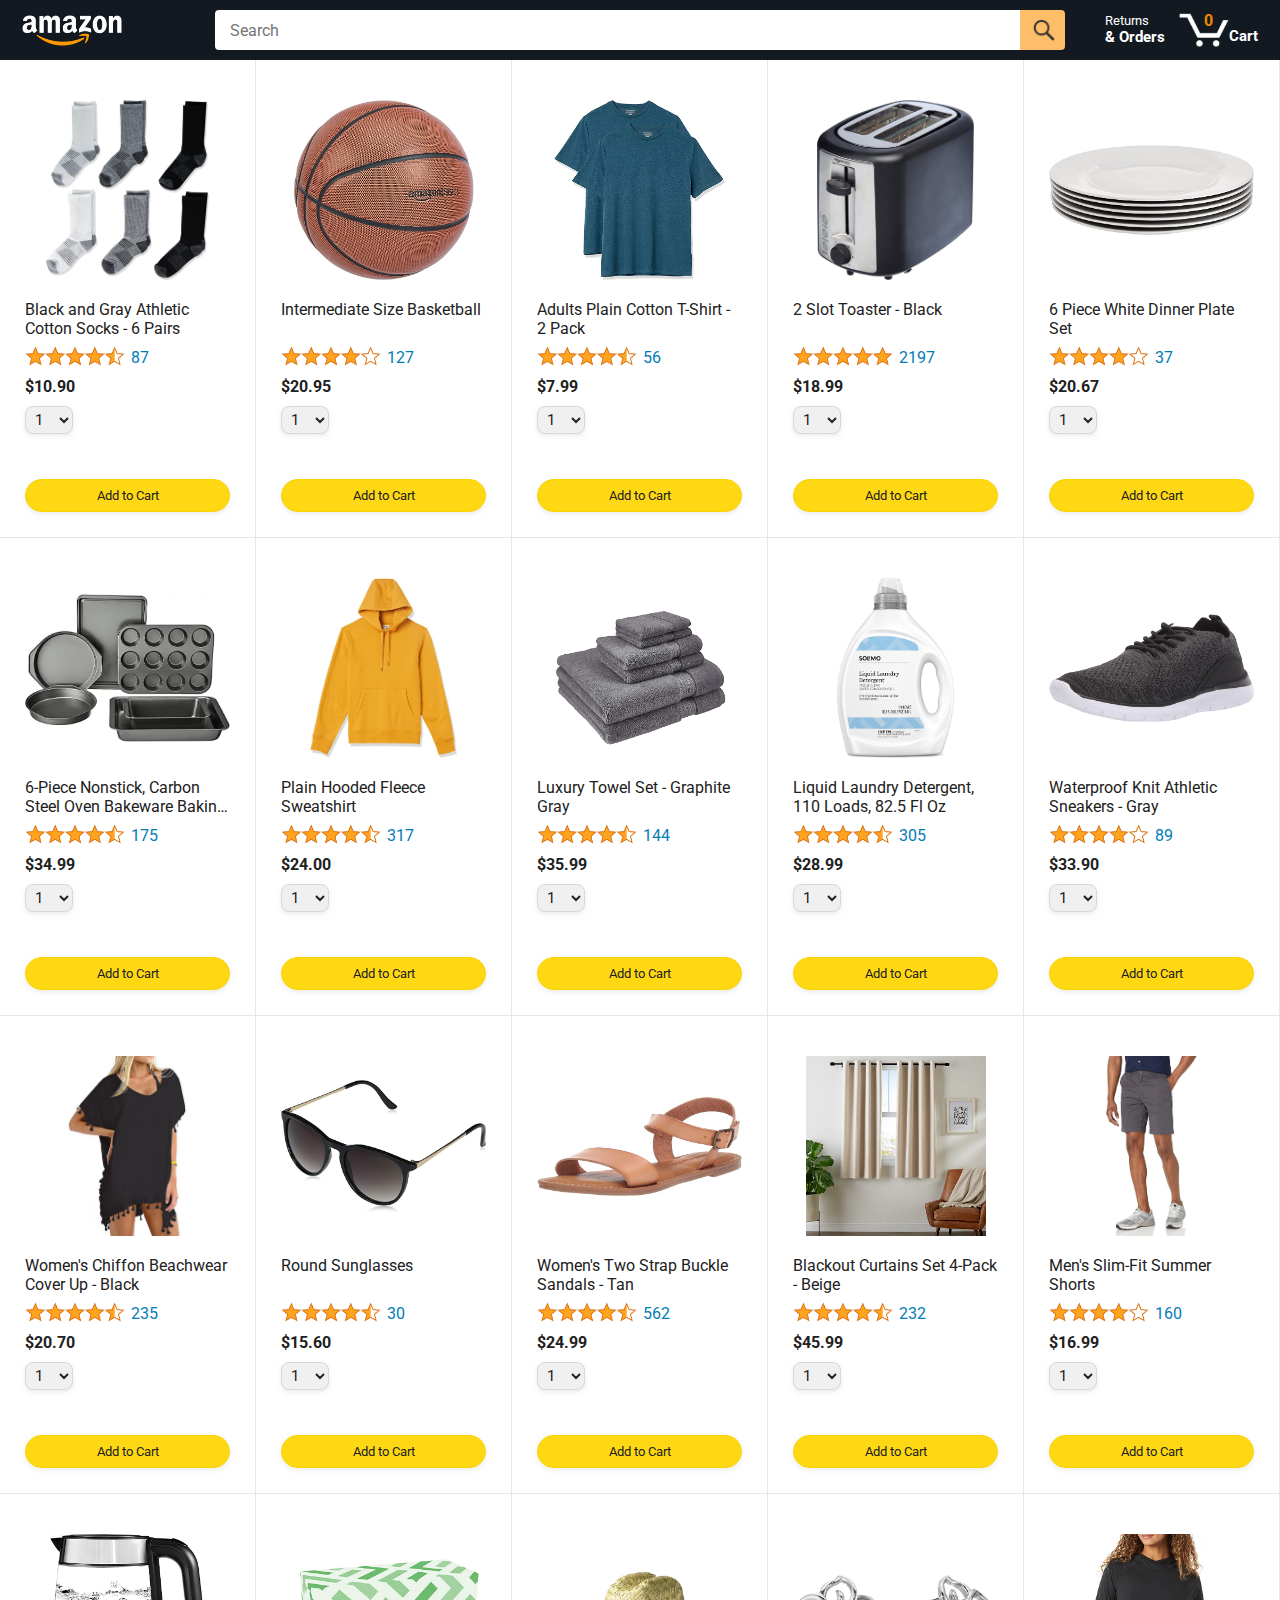
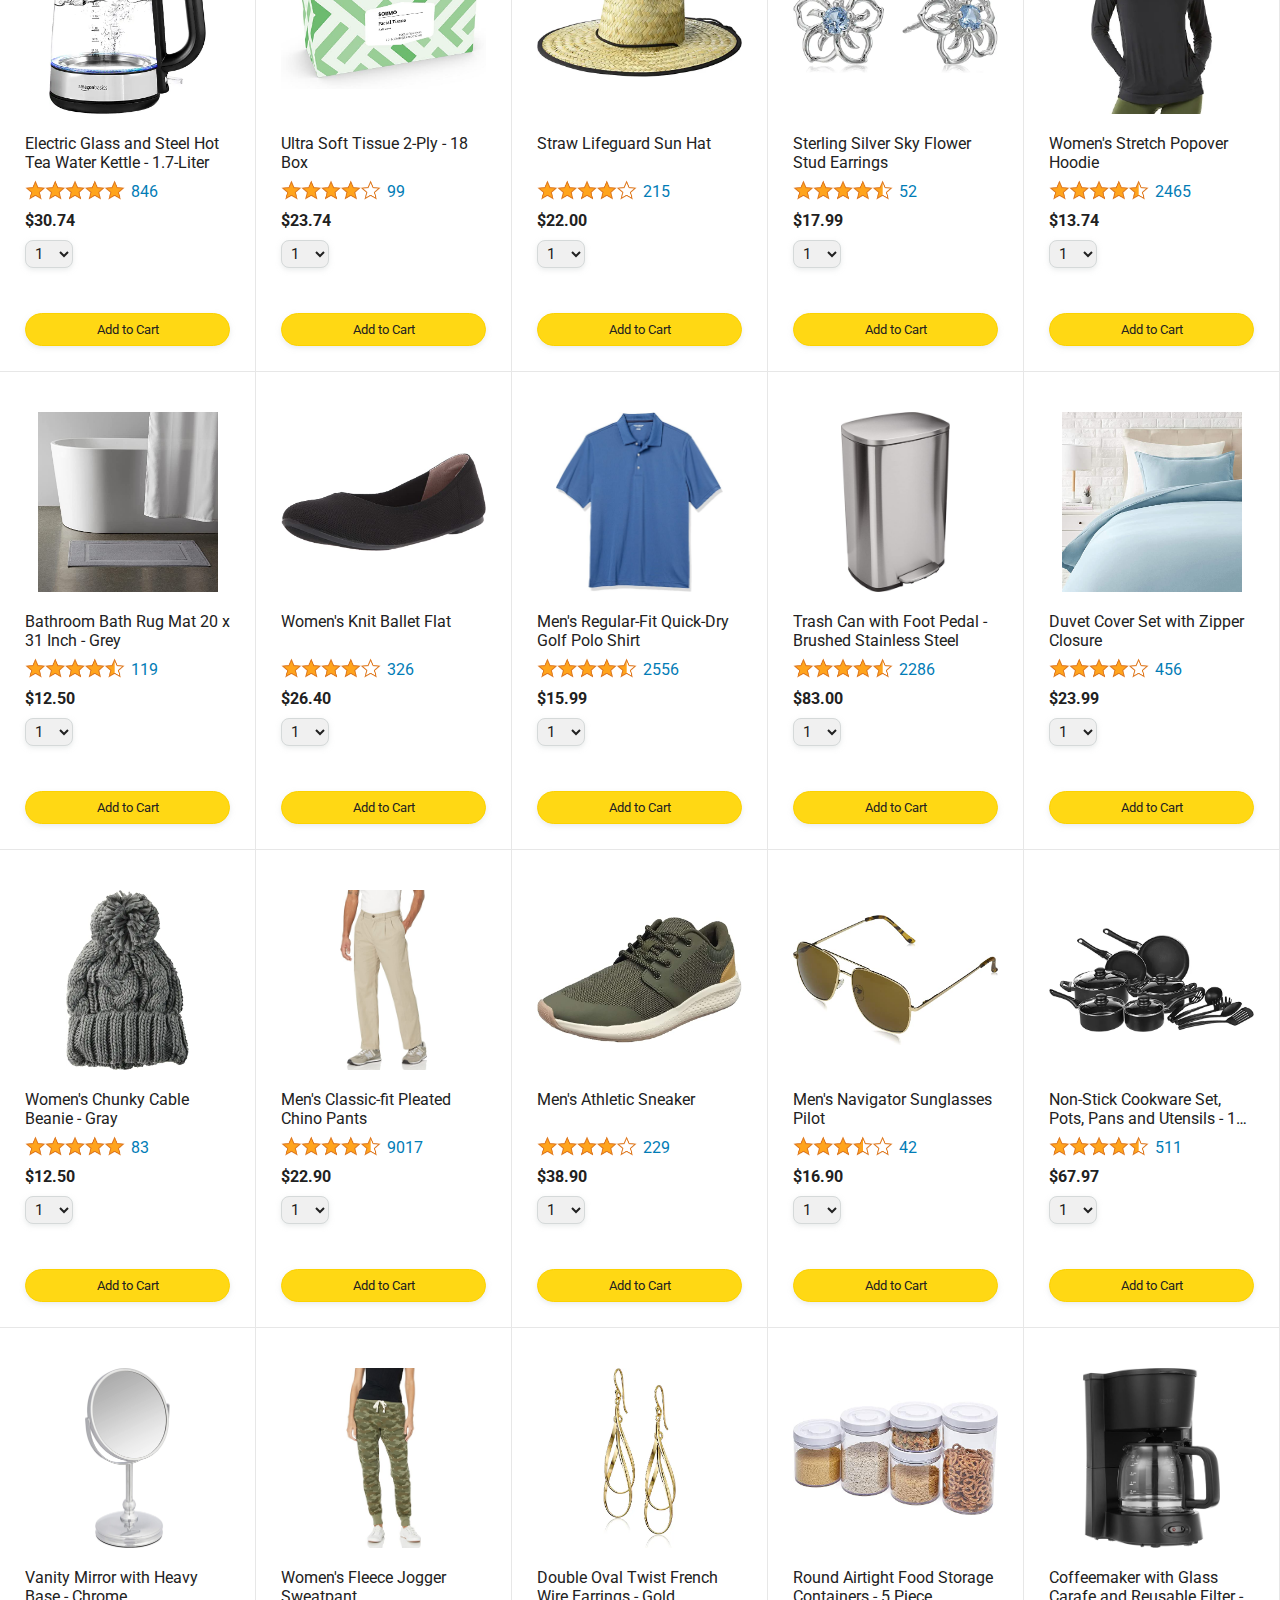
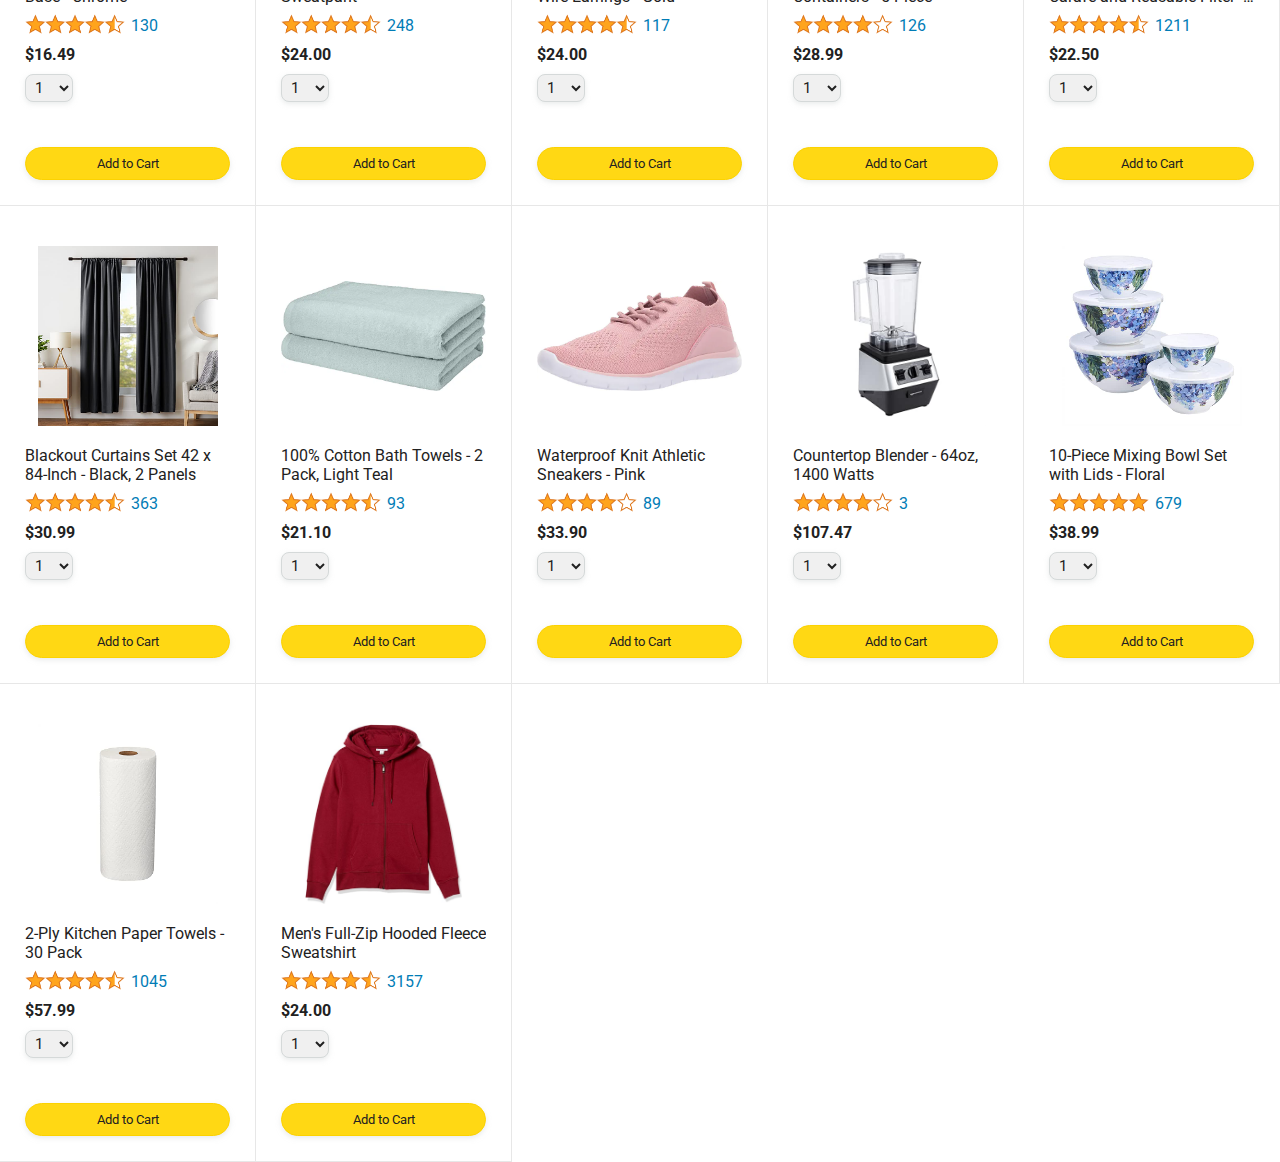
<file: index.html>
<!DOCTYPE html>
<html>
  <head>
    <title>Amazon Project</title>

    <!-- This code is needed for responsive design to work.
      (Responsive design = make the website look good on
      smaller screen sizes like a phone or a tablet). -->
    <meta name="viewport" content="width=device-width, initial-scale=1">

    <!-- Load a font called Roboto from Google Fonts. -->
    <link rel="preconnect" href="https://fonts.googleapis.com">
    <link rel="preconnect" href="https://fonts.gstatic.com" crossorigin>
    <link href="https://fonts.googleapis.com/css2?family=Roboto:wght@400;500;700&display=swap" rel="stylesheet">

    <!-- Here are the CSS files for this page. -->
    <link rel="stylesheet" href="styles/shared/general.css">
    <link rel="stylesheet" href="styles/shared/amazon-header.css">
    <link rel="stylesheet" href="styles/pages/amazon.css">
  </head>
  <body>
    <div class="amazon-header">
      <div class="amazon-header-left-section">
        <a href="amazon.html" class="header-link">
          <img class="amazon-logo"
            src="images/amazon-logo-white.png">
          <img class="amazon-mobile-logo"
            src="images/amazon-mobile-logo-white.png">
        </a>
      </div>

      <div class="amazon-header-middle-section">
        <input class="search-bar" type="text" placeholder="Search">

        <button class="search-button">
          <img class="search-icon" src="images/icons/search-icon.png">
        </button>
      </div>

      <div class="amazon-header-right-section">
        <a class="orders-link header-link" href="orders.html">
          <span class="returns-text">Returns</span>
          <span class="orders-text">& Orders</span>
        </a>

        <a class="cart-link header-link" href="checkout.html">
          <img class="cart-icon" src="images/icons/cart-icon.png">
          <div class="cart-quantity js-cart-quantity">0</div>
          <div class="cart-text">Cart</div>
        </a>
      </div>
    </div>

    <div class="main">
      <div class="products-grid js-products-grid">
      </div>
    </div>

    
    <script nonce="{{nonce}}">
      // Your inline script here
  </script>

    <script type="module" src="scripts/amazon.js"></script>
  </body>
</html>
</file>
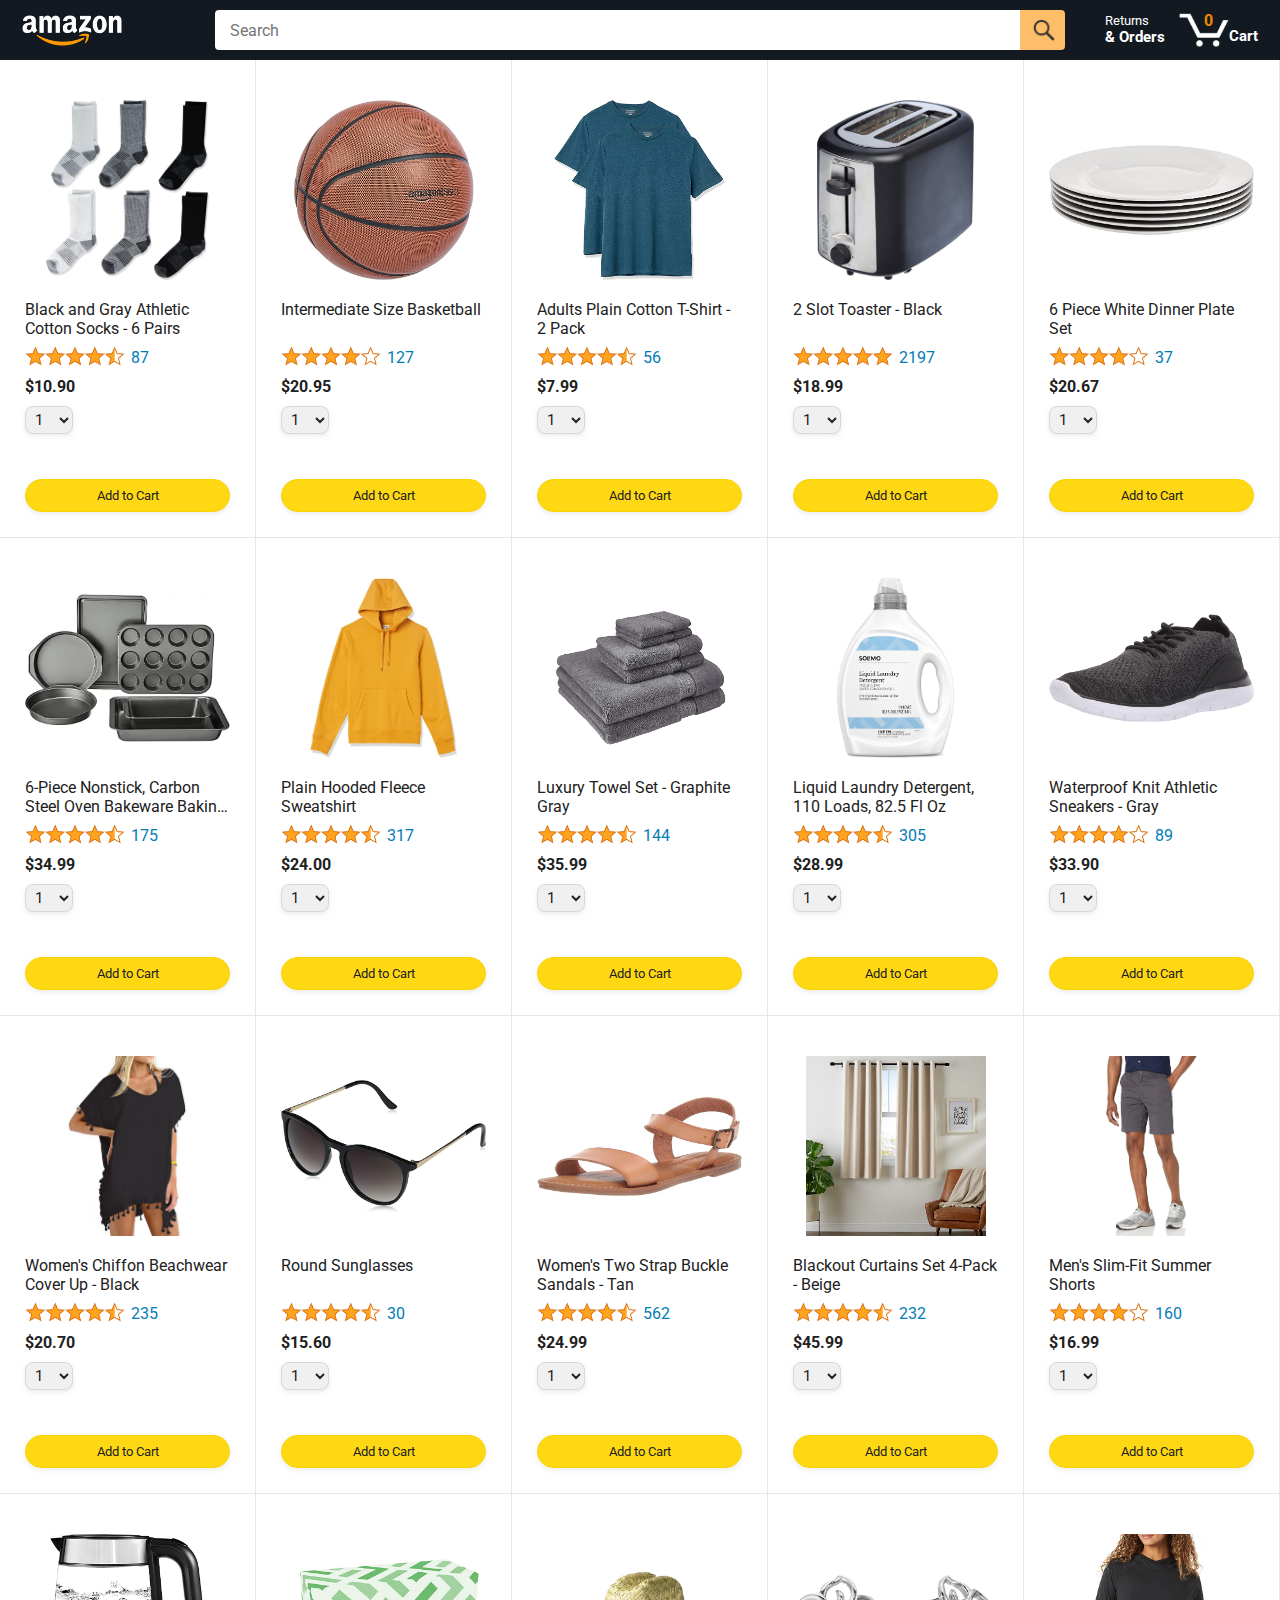
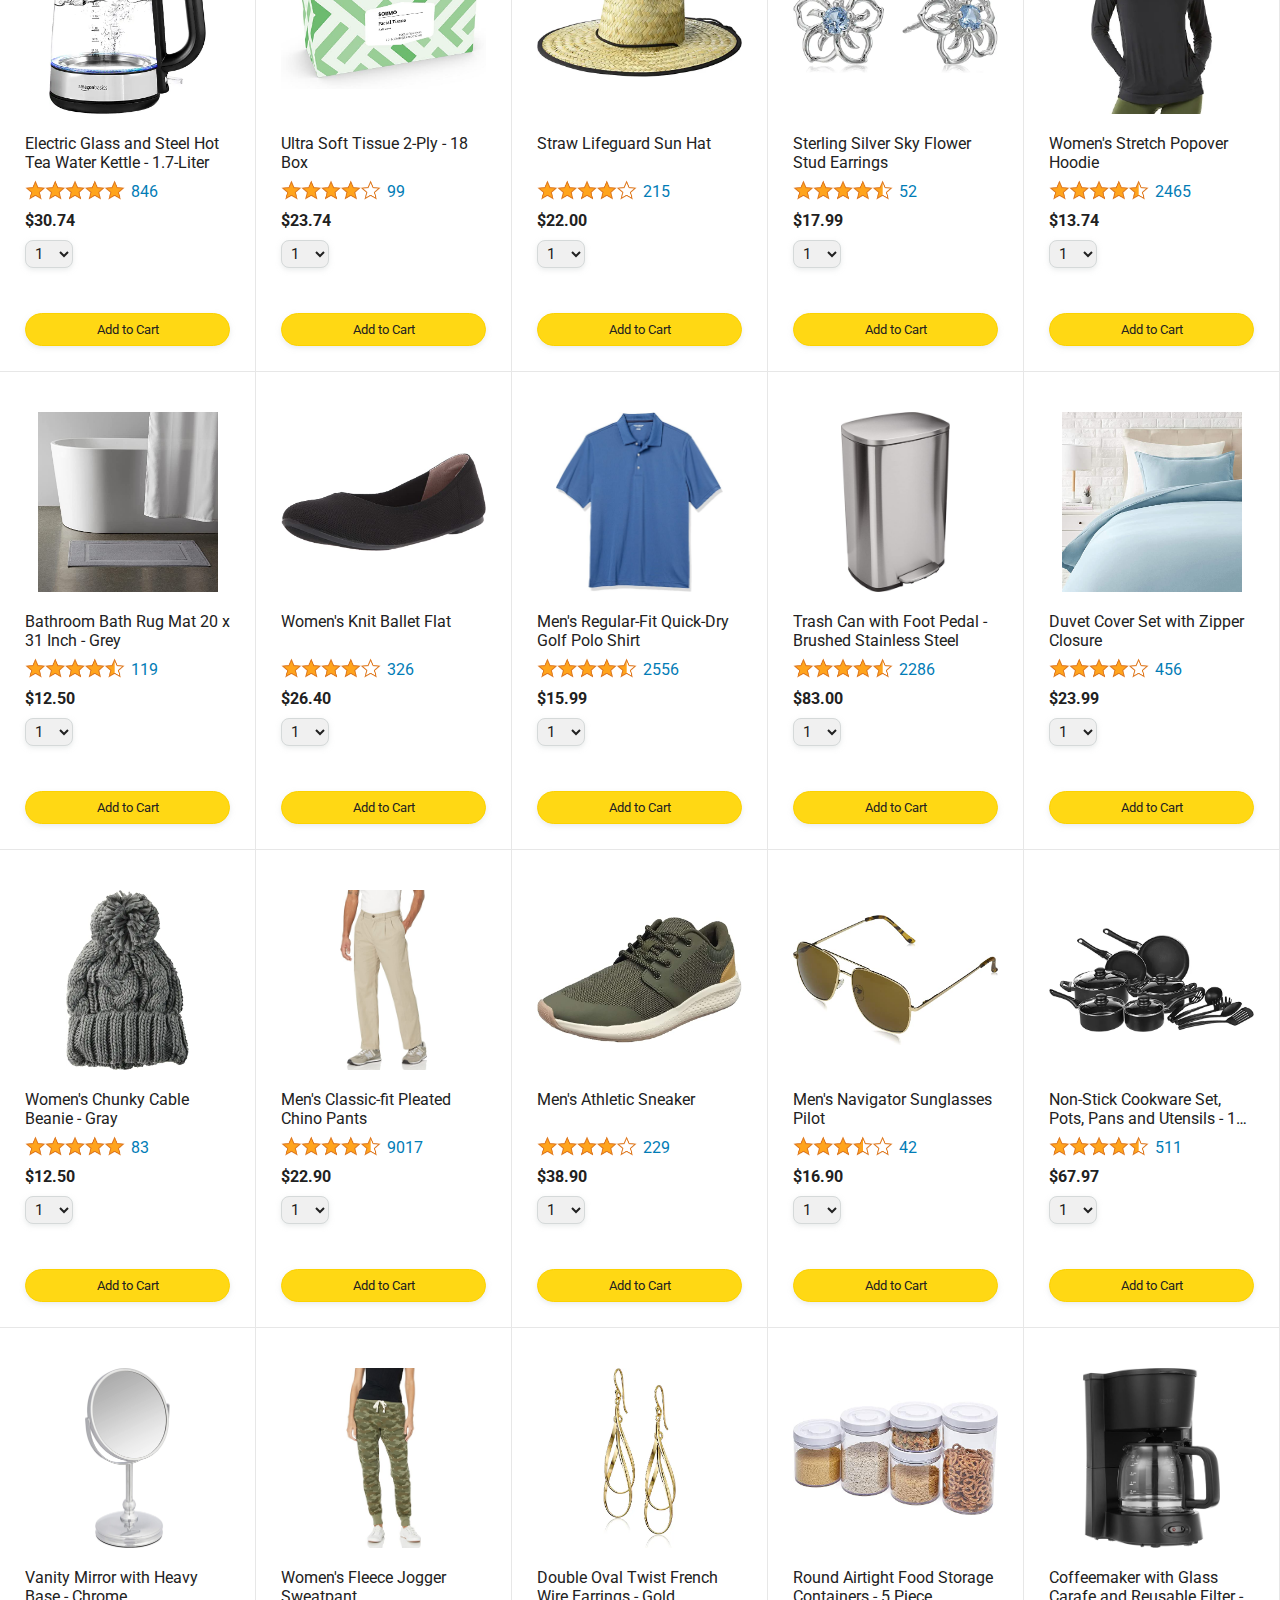
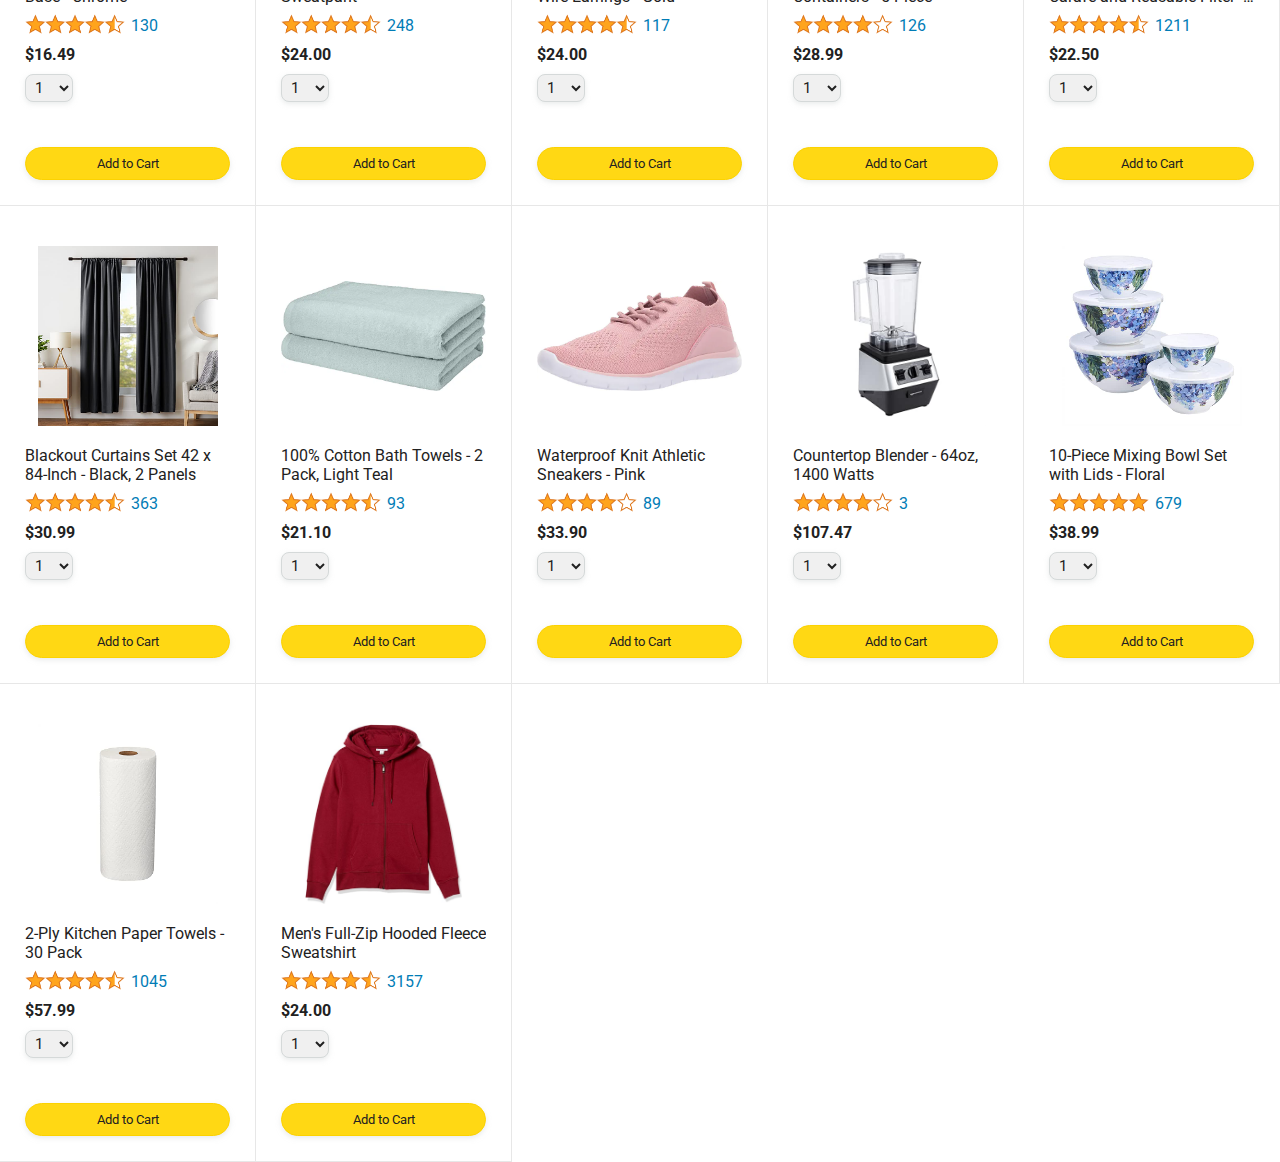
<file: amazon.html>
<!DOCTYPE html>
<html>
  <head>
    <title>Amazon Project</title>

    <!-- This code is needed for responsive design to work.
      (Responsive design = make the website look good on
      smaller screen sizes like a phone or a tablet). -->
    <meta name="viewport" content="width=device-width, initial-scale=1">

    <!-- Load a font called Roboto from Google Fonts. -->
    <link rel="preconnect" href="https://fonts.googleapis.com">
    <link rel="preconnect" href="https://fonts.gstatic.com" crossorigin>
    <link href="https://fonts.googleapis.com/css2?family=Roboto:wght@400;500;700&display=swap" rel="stylesheet">

    <!-- Here are the CSS files for this page. -->
    <link rel="stylesheet" href="styles/shared/general.css">
    <link rel="stylesheet" href="styles/shared/amazon-header.css">
    <link rel="stylesheet" href="styles/pages/amazon.css">
  </head>
  <body>
    <div class="amazon-header">
      <div class="amazon-header-left-section">
        <a href="amazon.html" class="header-link">
          <img class="amazon-logo"
            src="images/amazon-logo-white.png">
          <img class="amazon-mobile-logo"
            src="images/amazon-mobile-logo-white.png">
        </a>
      </div>

      <div class="amazon-header-middle-section">
        <input class="search-bar" type="text" placeholder="Search">

        <button class="search-button">
          <img class="search-icon" src="images/icons/search-icon.png">
        </button>
      </div>

      <div class="amazon-header-right-section">
        <a class="orders-link header-link" href="orders.html">
          <span class="returns-text">Returns</span>
          <span class="orders-text">& Orders</span>
        </a>

        <a class="cart-link header-link" href="checkout.html">
          <img class="cart-icon" src="images/icons/cart-icon.png">
          <div class="cart-quantity js-cart-quantity">0</div>
          <div class="cart-text">Cart</div>
        </a>
      </div>
    </div>

    <div class="main">
      <div class="products-grid js-products-grid">
      </div>
    </div>


    <script type="module" src="scripts/amazon.js"></script>
  </body>
</html>
</file>
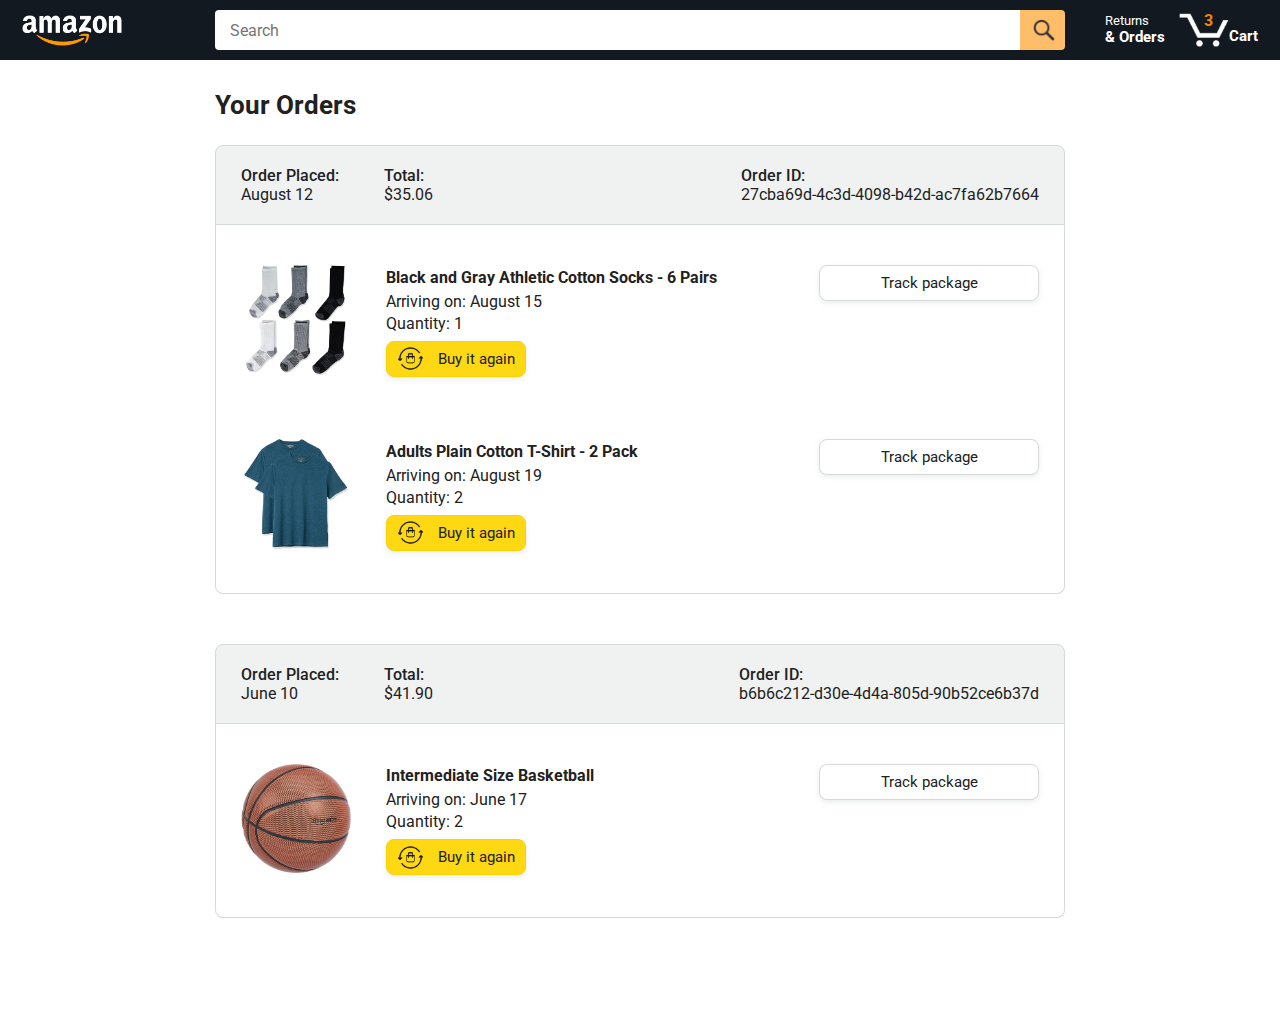
<file: orders.html>
<!DOCTYPE html>
<html>
  <head>
    <title>Orders</title>

    <!-- This code is needed for responsive design to work.
      (Responsive design = make the website look good on
      smaller screen sizes like a phone or a tablet). -->
    <meta name="viewport" content="width=device-width, initial-scale=1">

    <!-- Load a font called Roboto from Google Fonts. -->
    <link rel="preconnect" href="https://fonts.googleapis.com">
    <link rel="preconnect" href="https://fonts.gstatic.com" crossorigin>
    <link href="https://fonts.googleapis.com/css2?family=Roboto:wght@400;500;700&display=swap" rel="stylesheet">

    <!-- Here are the CSS files for this page. -->
    <link rel="stylesheet" href="styles/shared/general.css">
    <link rel="stylesheet" href="styles/shared/amazon-header.css">
    <link rel="stylesheet" href="styles/pages/orders.css">
  </head>
  <body>
    <div class="amazon-header">
      <div class="amazon-header-left-section">
        <a href="amazon.html" class="header-link">
          <img class="amazon-logo"
            src="images/amazon-logo-white.png">
          <img class="amazon-mobile-logo"
            src="images/amazon-mobile-logo-white.png">
        </a>
      </div>

      <div class="amazon-header-middle-section">
        <input class="search-bar" type="text" placeholder="Search">

        <button class="search-button">
          <img class="search-icon" src="images/icons/search-icon.png">
        </button>
      </div>

      <div class="amazon-header-right-section">
        <a class="orders-link header-link" href="orders.html">
          <span class="returns-text">Returns</span>
          <span class="orders-text">& Orders</span>
        </a>

        <a class="cart-link header-link" href="checkout.html">
          <img class="cart-icon" src="images/icons/cart-icon.png">
          <div class="cart-quantity">3</div>
          <div class="cart-text">Cart</div>
        </a>
      </div>
    </div>

    <div class="main">
      <div class="page-title">Your Orders</div>

      <div class="orders-grid">
        <div class="order-container">
          
          <div class="order-header">
            <div class="order-header-left-section">
              <div class="order-date">
                <div class="order-header-label">Order Placed:</div>
                <div>August 12</div>
              </div>
              <div class="order-total">
                <div class="order-header-label">Total:</div>
                <div>$35.06</div>
              </div>
            </div>

            <div class="order-header-right-section">
              <div class="order-header-label">Order ID:</div>
              <div>27cba69d-4c3d-4098-b42d-ac7fa62b7664</div>
            </div>
          </div>

          <div class="order-details-grid">
            <div class="product-image-container">
              <img src="images/products/athletic-cotton-socks-6-pairs.jpg">
            </div>

            <div class="product-details">
              <div class="product-name">
                Black and Gray Athletic Cotton Socks - 6 Pairs
              </div>
              <div class="product-delivery-date">
                Arriving on: August 15
              </div>
              <div class="product-quantity">
                Quantity: 1
              </div>
              <button class="buy-again-button button-primary">
                <img class="buy-again-icon" src="images/icons/buy-again.png">
                <span class="buy-again-message">Buy it again</span>
              </button>
            </div>

            <div class="product-actions">
              <a href="tracking.html">
                <button class="track-package-button button-secondary">
                  Track package
                </button>
              </a>
            </div>

            <div class="product-image-container">
              <img src="images/products/adults-plain-cotton-tshirt-2-pack-teal.jpg">
            </div>

            <div class="product-details">
              <div class="product-name">
                Adults Plain Cotton T-Shirt - 2 Pack
              </div>
              <div class="product-delivery-date">
                Arriving on: August 19
              </div>
              <div class="product-quantity">
                Quantity: 2
              </div>
              <button class="buy-again-button button-primary">
                <img class="buy-again-icon" src="images/icons/buy-again.png">
                <span class="buy-again-message">Buy it again</span>
              </button>
            </div>

            <div class="product-actions">
              <a href="tracking.html">
                <button class="track-package-button button-secondary">
                  Track package
                </button>
              </a>
            </div>
          </div>
        </div>

        <div class="order-container">

          <div class="order-header">
            <div class="order-header-left-section">
              <div class="order-date">
                <div class="order-header-label">Order Placed:</div>
                <div>June 10</div>
              </div>
              <div class="order-total">
                <div class="order-header-label">Total:</div>
                <div>$41.90</div>
              </div>
            </div>

            <div class="order-header-right-section">
              <div class="order-header-label">Order ID:</div>
              <div>b6b6c212-d30e-4d4a-805d-90b52ce6b37d</div>
            </div>
          </div>

          <div class="order-details-grid">
            <div class="product-image-container">
              <img src="images/products/intermediate-composite-basketball.jpg">
            </div>

            <div class="product-details">
              <div class="product-name">
                Intermediate Size Basketball
              </div>
              <div class="product-delivery-date">
                Arriving on: June 17
              </div>
              <div class="product-quantity">
                Quantity: 2
              </div>
              <button class="buy-again-button button-primary">
                <img class="buy-again-icon" src="images/icons/buy-again.png">
                <span class="buy-again-message">Buy it again</span>
              </button>
            </div>

            <div class="product-actions">
              <a href="tracking.html">
                <button class="track-package-button button-secondary">
                  Track package
                </button>
              </a>
            </div>
          </div>
        </div>
      </div>
    </div>
  </body>
</html>
</file>
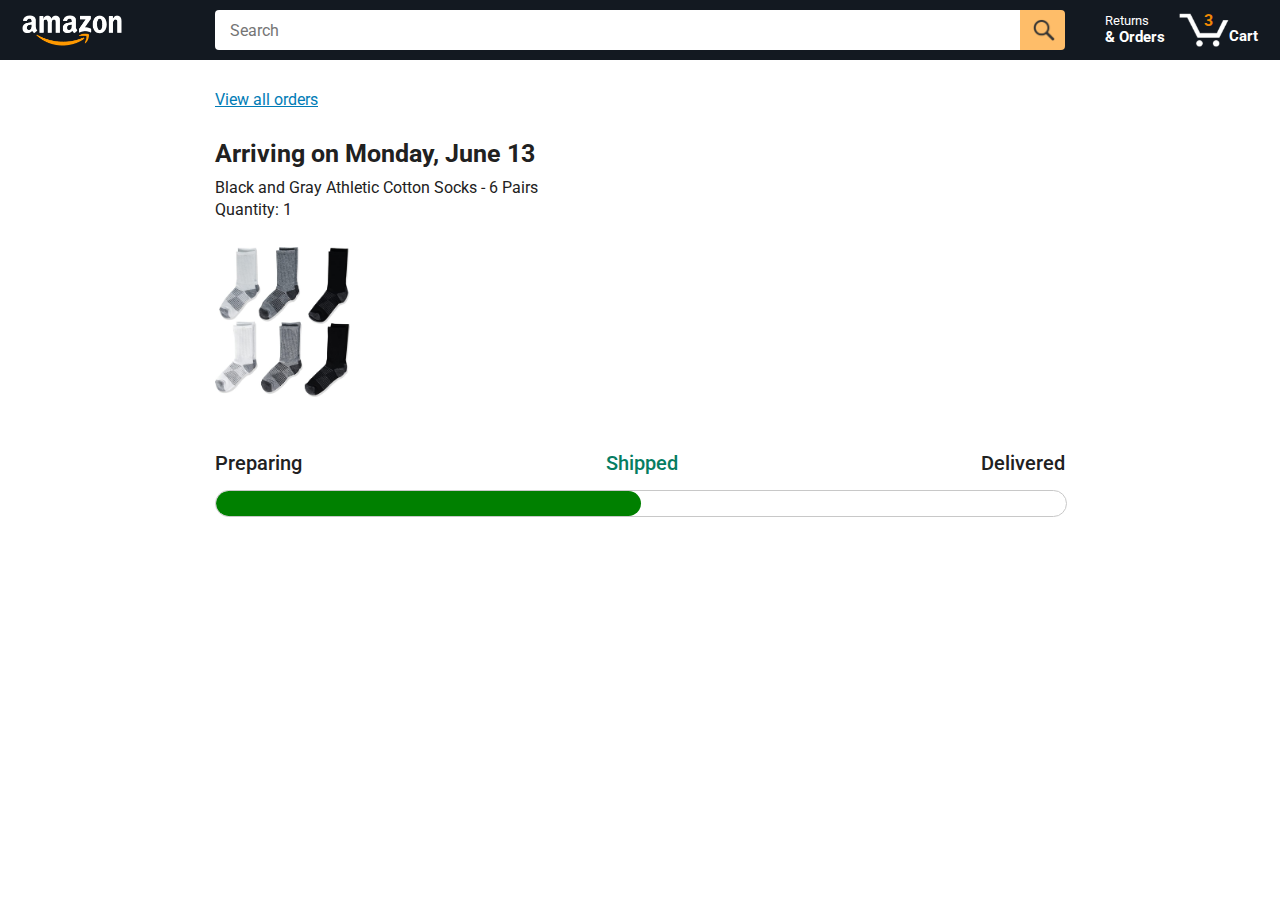
<file: tracking.html>
<!DOCTYPE html>
<html>
  <head>
    <title>Tracking</title>

    <!-- This code is needed for responsive design to work.
      (Responsive design = make the website look good on
      smaller screen sizes like a phone or a tablet). -->
    <meta name="viewport" content="width=device-width, initial-scale=1">

    <!-- Load a font called Roboto from Google Fonts. -->
    <link rel="preconnect" href="https://fonts.googleapis.com">
    <link rel="preconnect" href="https://fonts.gstatic.com" crossorigin>
    <link href="https://fonts.googleapis.com/css2?family=Roboto:wght@400;500;700&display=swap" rel="stylesheet">

    <!-- Here are the CSS files for this page. -->
    <link rel="stylesheet" href="styles/shared/general.css">
    <link rel="stylesheet" href="styles/shared/amazon-header.css">
    <link rel="stylesheet" href="styles/pages/tracking.css">
  </head>
  <body>
    <div class="amazon-header">
      <div class="amazon-header-left-section">
        <a href="amazon.html" class="header-link">
          <img class="amazon-logo"
            src="images/amazon-logo-white.png">
          <img class="amazon-mobile-logo"
            src="images/amazon-mobile-logo-white.png">
        </a>
      </div>

      <div class="amazon-header-middle-section">
        <input class="search-bar" type="text" placeholder="Search">

        <button class="search-button">
          <img class="search-icon" src="images/icons/search-icon.png">
        </button>
      </div>

      <div class="amazon-header-right-section">
        <a class="orders-link header-link" href="orders.html">
          <span class="returns-text">Returns</span>
          <span class="orders-text">& Orders</span>
        </a>

        <a class="cart-link header-link" href="checkout.html">
          <img class="cart-icon" src="images/icons/cart-icon.png">
          <div class="cart-quantity">3</div>
          <div class="cart-text">Cart</div>
        </a>
      </div>
    </div>

    <div class="main">
      <div class="order-tracking">
        <a class="back-to-orders-link link-primary" href="orders.html">
          View all orders
        </a>

        <div class="delivery-date">
          Arriving on Monday, June 13
        </div>

        <div class="product-info">
          Black and Gray Athletic Cotton Socks - 6 Pairs
        </div>

        <div class="product-info">
          Quantity: 1
        </div>

        <img class="product-image" src="images/products/athletic-cotton-socks-6-pairs.jpg">

        <div class="progress-labels-container">
          <div class="progress-label">
            Preparing
          </div>
          <div class="progress-label current-status">
            Shipped
          </div>
          <div class="progress-label">
            Delivered
          </div>
        </div>

        <div class="progress-bar-container">
          <div class="progress-bar"></div>
        </div>
      </div>
    </div>
  </body>
</html>
</file>
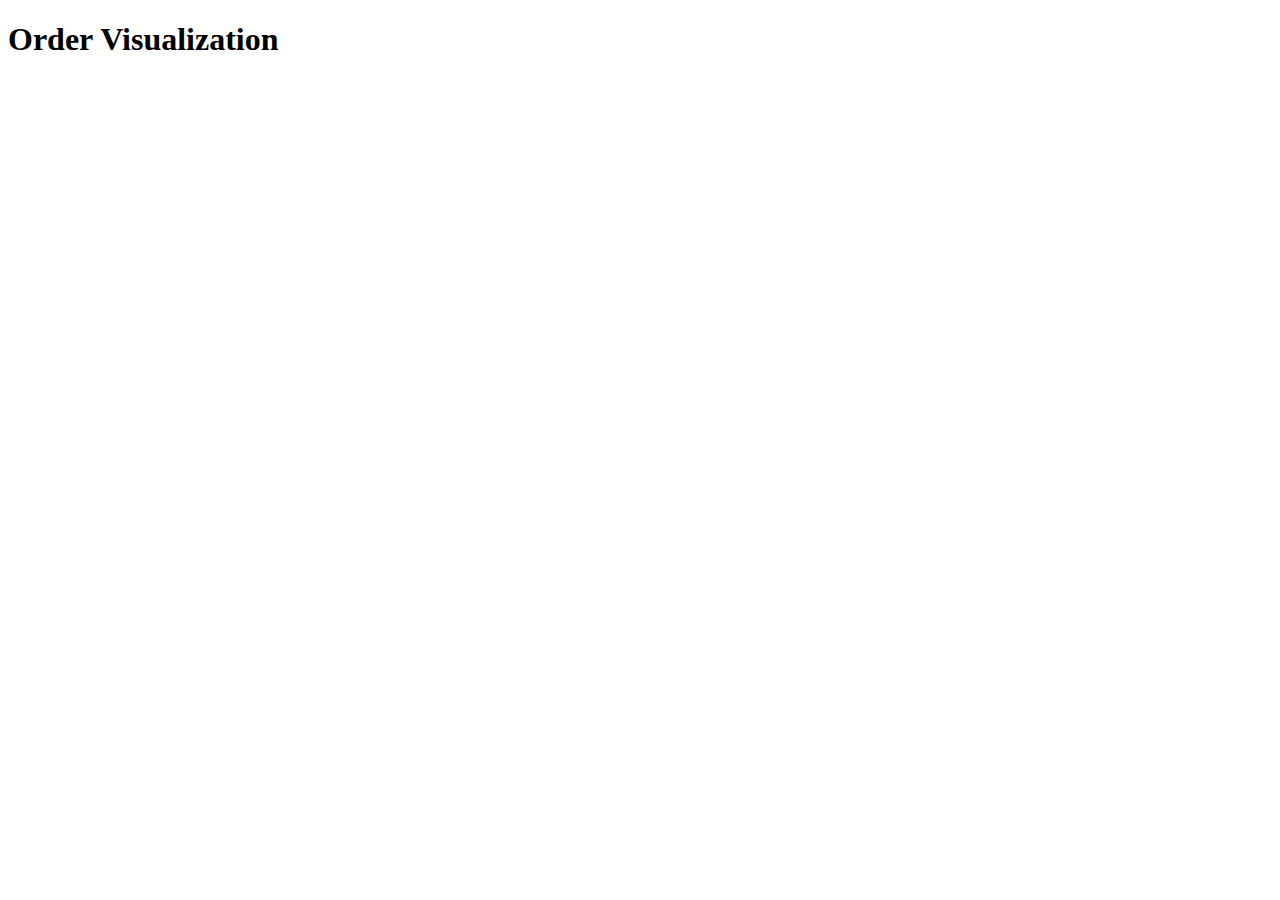
<file: my-backend/visualization.html>
<!-- visualization.html -->
<!DOCTYPE html>
<html lang="en">
<head>
    <meta charset="UTF-8">
    <meta name="viewport" content="width=device-width, initial-scale=1.0">
    <title>Order Visualization</title>
</head>
<body>
    <h1>Order Visualization</h1>
    <div id="orders-container"></div>

    <script>
        async function fetchOrders() {
            try {
                const response = await fetch('http://localhost:3000/api/orders');
                if (!response.ok) {
                    throw new Error('Network response was not ok');
                }
                const orders = await response.json();
                const container = document.getElementById('orders-container');

                // Clear existing content
                container.innerHTML = '';

                // Populate the orders container
                orders.forEach(order => {
                    const orderDiv = document.createElement('div');
                    orderDiv.innerHTML = `
                        <p>Order ID: ${order.id}</p>
                        <p>Items: ${JSON.stringify(order.items)}</p>
                        <p>Total Price: $${(order.totalPriceCents / 100).toFixed(2)}</p>
                        <hr>
                    `;
                    container.appendChild(orderDiv);
                });
            } catch (error) {
                console.error('Error fetching orders:', error);
            }
        }

    </script>
</body>
</html>
</file>
<file: styles/shared/general.css>
body {
  font-family: Roboto, Arial;
  color: rgb(33, 33, 33);
  /* The <body> element has a default margin of 8px
     on all sides. This removes the default margins. */
  margin: 0;
}

/* <p> elements have a default margin on the top
   and bottom. This removes the default margins. */
p {
  margin: 0;
}

button {
  cursor: pointer;
}

select {
  cursor: pointer;
}

input, select, button {
  font-family: Roboto, Arial;
}

.button-primary {
  color: rgb(33, 33, 33);
  background-color: rgb(255, 216, 20);
  border: 1px solid rgb(252, 210, 0);
  border-radius: 8px;
  cursor: pointer;
  box-shadow: 0 2px 5px rgba(213, 217, 217, 0.5);
}

.button-primary:hover {
  background-color: rgb(247, 202, 0);
  border: 1px solid rgb(242, 194, 0);
}

.button-primary:active {
  background: rgb(255, 216, 20);
  border-color: rgb(252, 210, 0);
  box-shadow: none;
}

.button-secondary {
  color: rgb(33, 33, 33);
  background: white;
  border: 1px solid rgb(213, 217, 217);
  border-radius: 8px;
  cursor: pointer;
  box-shadow: 0 2px 5px rgba(213, 217, 217, 0.5);
}

.button-secondary:hover {
  background-color: rgb(247, 250, 250);
}

.button-secondary:active {
  background-color: rgb(237, 253, 255);
  box-shadow: none;
}

/* These styles will limit text to 2 lines. Anything
   beyond 2 lines will be replaced with "..."
   You can find this code by using an A.I. tool or by
   searching in Google.
   https://css-tricks.com/almanac/properties/l/line-clamp/ */
.limit-text-to-2-lines {
  display: -webkit-box;
  -webkit-line-clamp: 2;
  -webkit-box-orient: vertical;
  overflow: hidden;
}

.link-primary {
  color: rgb(1, 124, 182);
  cursor: pointer;
}

.link-primary:hover {
  color: rgb(196, 80, 0);
}

/* Styles for dropdown selectors. */
select {
  color: rgb(33, 33, 33);
  background-color: rgb(240, 240, 240);
  border: 1px solid rgb(213, 217, 217);
  border-radius: 8px;
  padding: 3px 5px;
  font-size: 15px;
  cursor: pointer;
  box-shadow: 0 2px 5px rgba(213, 217, 217, 0.5);
}

select:focus,
input:focus {
  outline: 2px solid rgb(255, 153, 0);
}
</file>
<file: styles/shared/amazon-header.css>
.amazon-header {
  background-color: rgb(19, 25, 33);
  color: white;
  padding-left: 15px;
  padding-right: 15px;

  display: flex;
  align-items: center;
  justify-content: space-between;

  position: fixed;
  top: 0;
  left: 0;
  right: 0;
  height: 60px;
}

.amazon-header-left-section {
  width: 180px;
}

@media (max-width: 800px) {
  .amazon-header-left-section {
    width: unset;
  }
}

.header-link {
  display: inline-block;
  padding: 6px;
  border-radius: 2px;
  cursor: pointer;
  text-decoration: none;
  border: 1px solid rgba(0, 0, 0, 0);
}

.header-link:hover {
  border: 1px solid white;
}

.amazon-logo {
  width: 100px;
  margin-top: 5px;
}

.amazon-mobile-logo {
  display: none;
}

@media (max-width: 575px) {
  .amazon-logo {
    display: none;
  }

  .amazon-mobile-logo {
    display: block;
    height: 35px;
    margin-top: 5px;
  }
}

.amazon-header-middle-section {
  flex: 1;
  max-width: 850px;
  margin-left: 10px;
  margin-right: 10px;
  display: flex;
}

.search-bar {
  flex: 1;
  width: 0;
  font-size: 16px;
  height: 38px;
  padding-left: 15px;
  border: none;
  border-top-left-radius: 4px;
  border-bottom-left-radius: 4px;
  border-top-right-radius: 0;
  border-bottom-right-radius: 0;
}

.search-button {
  background-color: rgb(254, 189, 105);
  border: none;
  width: 45px;
  height: 40px;
  border-top-right-radius: 4px;
  border-bottom-right-radius: 4px;
  flex-shrink: 0;
}

.search-icon {
  height: 22px;
  margin-left: 2px;
  margin-top: 3px;
}

.amazon-header-right-section {
  width: 180px;
  flex-shrink: 0;
  display: flex;
  justify-content: end;
}

.orders-link {
  color: white;
}

.returns-text {
  display: block;
  font-size: 13px;
}

.orders-text {
  display: block;
  font-size: 15px;
  font-weight: 700;
}

.cart-link {
  color: white;
  display: flex;
  align-items: center;
  position: relative;
}

.cart-icon {
  width: 50px;
}

.cart-text {
  margin-top: 12px;
  font-size: 15px;
  font-weight: 700;
}

.cart-quantity {
  color: rgb(240, 136, 4);
  font-size: 16px;
  font-weight: 700;

  position: absolute;
  top: 4px;
  left: 22px;
  
  width: 26px;
  text-align: center;
}
</file>
<file: styles/pages/amazon.css>
.main {
  margin-top: 60px;
}

.products-grid {
  display: grid;

  /* - In CSS Grid, 1fr means a column will take up the
       remaining space in the grid.
     - If we write 1fr 1fr ... 1fr; 8 times, this will
       divide the grid into 8 columns, each taking up an
       equal amount of the space.
     - repeat(8, 1fr); is a shortcut for repeating "1fr"
       8 times (instead of typing out "1fr" 8 times).
       repeat(...) is a special property that works with
       display: grid; */
  grid-template-columns: repeat(8, 1fr);
}

/* @media is used to create responsive design (making the
   website look good on any screen size). This @media
   means when the screen width is 2000px or less, we
   will divide the grid into 7 columns instead of 8. */
@media (max-width: 2000px) {
  .products-grid {
    grid-template-columns: repeat(7, 1fr);
  }
}

/* This @media means when the screen width is 1600px or
   less, we will divide the grid into 6 columns. */
@media (max-width: 1600px) {
  .products-grid {
    grid-template-columns: repeat(6, 1fr);
  }
}

@media (max-width: 1300px) {
  .products-grid {
    grid-template-columns: repeat(5, 1fr);
  }
}

@media (max-width: 1000px) {
  .products-grid {
    grid-template-columns: repeat(4, 1fr);
  }
}

@media (max-width: 800px) {
  .products-grid {
    grid-template-columns: repeat(3, 1fr);
  }
}

@media (max-width: 575px) {
  .products-grid {
    grid-template-columns: repeat(2, 1fr);
  }
}

@media (max-width: 450px) {
  .products-grid {
    grid-template-columns: 1fr;
  }
}

.product-container {
  padding-top: 40px;
  padding-bottom: 25px;
  padding-left: 25px;
  padding-right: 25px;

  border-right: 1px solid rgb(231, 231, 231);
  border-bottom: 1px solid rgb(231, 231, 231);

  display: flex;
  flex-direction: column;
}

.product-image-container {
  display: flex;
  justify-content: center;
  align-items: center;

  height: 180px;
  margin-bottom: 20px;
}

.product-image {
  /* Images will overflow their container by default. To
    prevent this, we set max-width and max-height to 100%
    so they stay inside their container. */
  max-width: 100%;
  max-height: 100%;
}

.product-name {
  height: 40px;
  margin-bottom: 5px;
}

.product-rating-container {
  display: flex;
  align-items: center;
  margin-bottom: 10px;
}

.product-rating-stars {
  width: 100px;
  margin-right: 6px;
}

.product-rating-count {
  color: rgb(1, 124, 182);
  cursor: pointer;
  margin-top: 3px;
}

.product-price {
  font-weight: 700;
  margin-bottom: 10px;
}

.product-quantity-container {
  margin-bottom: 17px;
}

.product-spacer {
  flex: 1;
}

.added-to-cart {
  color: rgb(6, 125, 98);
  font-size: 16px;

  display: flex;
  align-items: center;
  margin-bottom: 8px;

  /* At first, the "Added to cart" message will
     be invisible. Use JavaScript to change the
     opacity and make it visible. */
  opacity: 0;
}

.added-to-cart img {
  height: 20px;
  margin-right: 5px;
}

.add-to-cart-button {
  width: 100%;
  padding: 8px;
  border-radius: 50px;
}
</file>
<file: styles/pages/orders.css>
.main {
  max-width: 850px;
  margin-top: 90px;
  margin-bottom: 100px;
  padding-left: 20px;
  padding-right: 20px;

  /* margin-left: auto;
     margin-right auto;
     Is a trick for centering an element horizontally
     without needing a container. */
  margin-left: auto;
  margin-right: auto;
}

.page-title {
  font-weight: 700;
  font-size: 26px;
  margin-bottom: 25px;
}

.orders-grid {
  display: grid;
  grid-template-columns: 1fr;
  row-gap: 50px;
}

.order-header {
  background-color: rgb(240, 242, 242);
  border: 1px solid rgb(213, 217, 217);

  display: flex;
  align-items: center;
  justify-content: space-between;

  padding: 20px 25px;
  border-top-left-radius: 8px;
  border-top-right-radius: 8px;
}

.order-header-left-section {
  display: flex;
  flex-shrink: 0;
}

.order-header-label {
  font-weight: 500;
}

.order-date,
.order-total {
  margin-right: 45px;
}

.order-header-right-section {
  flex-shrink: 1;
}

@media (max-width: 575px) {
  .order-header {
    flex-direction: column;
    align-items: start;
    line-height: 23px;
    padding: 15px;
  }

  .order-header-left-section {
    flex-direction: column;
  }

  .order-header-label {
    margin-right: 5px;
  }

  .order-date,
  .order-total {
    display: grid;
    grid-template-columns: auto 1fr;
    margin-right: 0;
  }

  .order-header-right-section {
    display: grid;
    grid-template-columns: auto 1fr;
  }
}

.order-details-grid {
  padding: 40px 25px;
  border: 1px solid rgb(213, 217, 217);
  border-top: none;
  border-bottom-left-radius: 8px;
  border-bottom-right-radius: 8px;

  display: grid;
  grid-template-columns: 110px 1fr 220px;
  column-gap: 35px;
  row-gap: 60px;
  align-items: center;
}

@media (max-width: 800px) {
  .order-details-grid {
    grid-template-columns: 110px 1fr;
    row-gap: 0;
    padding-bottom: 8px;
  }
}

@media (max-width: 450px) {
  .order-details-grid {
    grid-template-columns: 1fr;
  }
}

.product-image-container {
  text-align: center;
}

.product-image-container img {
  max-width: 110px;
  max-height: 110px;
}

.product-name {
  font-weight: 700;
  margin-bottom: 5px;
}

.product-delivery-date {
  margin-bottom: 3px;
}

.product-quantity {
  margin-bottom: 8px;
}

.buy-again-button {
  font-size: 15px;
  width: 140px;
  height: 36px;
  border-radius: 8px;

  display: flex;
  align-items: center;
  justify-content: center;
}

.buy-again-icon {
  width: 25px;
  margin-right: 15px;
}

.product-actions {
  align-self: start;
}

.track-package-button {
  width: 100%;
  font-size: 15px;
  padding: 8px;
}

@media (max-width: 800px) {
  .buy-again-button {
    margin-bottom: 10px;
  }

  .product-actions {
    /* grid-column: 2 means this element will be placed
       in column 2 in the grid. (Normally, the column that
       an element is placed in is determined by the order
       of the elements in the HTML. grid-column overrides
       this default ordering). */
    grid-column: 2;
    margin-bottom: 30px;
  }

  .track-package-button {
    width: 140px;
  }
}

@media (max-width: 450px) {
  .product-image-container {
    text-align: center;
    margin-bottom: 25px;
  }

  .product-image-container img {
    max-width: 150px;
    max-height: 150px;
  }

  .product-name {
    margin-bottom: 10px;
  }

  .product-quantity {
    margin-bottom: 15px;
  }

  .buy-again-button {
    width: 100%;
    margin-bottom: 15px;
  }

  .product-actions {
    /* grid-column: auto; undos grid-column: 2; from above.
       This element will now be placed in its normal column
       in the grid. */
    grid-column: auto;
    margin-bottom: 70px;
  }

  .track-package-button {
    width: 100%;
    padding: 12px;
  }
}
</file>
<file: styles/pages/tracking.css>
.main {
  max-width: 850px;
  margin-top: 90px;
  margin-bottom: 100px;
  padding-left: 30px;
  padding-right: 30px;

  /* margin-left: auto;
     margin-right auto;
     Is a trick for centering an element horizontally
     without needing a container. */
  margin-left: auto;
  margin-right: auto;
}

.back-to-orders-link {
  display: inline-block;
  margin-bottom: 30px;
}

.delivery-date {
  font-size: 25px;
  font-weight: 700;
  margin-bottom: 10px;
}

.product-info {
  margin-bottom: 3px;
}

.product-image {
  max-width: 150px;
  max-height: 150px;
  margin-top: 25px;
  margin-bottom: 50px;
}

.progress-labels-container {
  display: flex;
  justify-content: space-between;
  font-size: 20px;
  font-weight: 500;
  margin-bottom: 15px;
}

.current-status {
  color: rgb(6, 125, 98);
}

@media (max-width: 575px) {
  .progress-labels-container {
    font-size: 16px;
  }
}

@media (max-width: 450px) {
  .progress-labels-container {
    flex-direction: column;
    margin-bottom: 5px;
  }

  .progress-label {
    margin-bottom: 3px;
  }
}

.progress-bar-container {
  height: 25px;
  width: 100%;

  border: 1px solid rgb(200, 200, 200);
  border-radius: 50px;
  overflow: hidden;
}

.progress-bar {
  height: 100%;
  background-color: green;
  border-radius: 50px;
  width: 50%;
}
</file>
